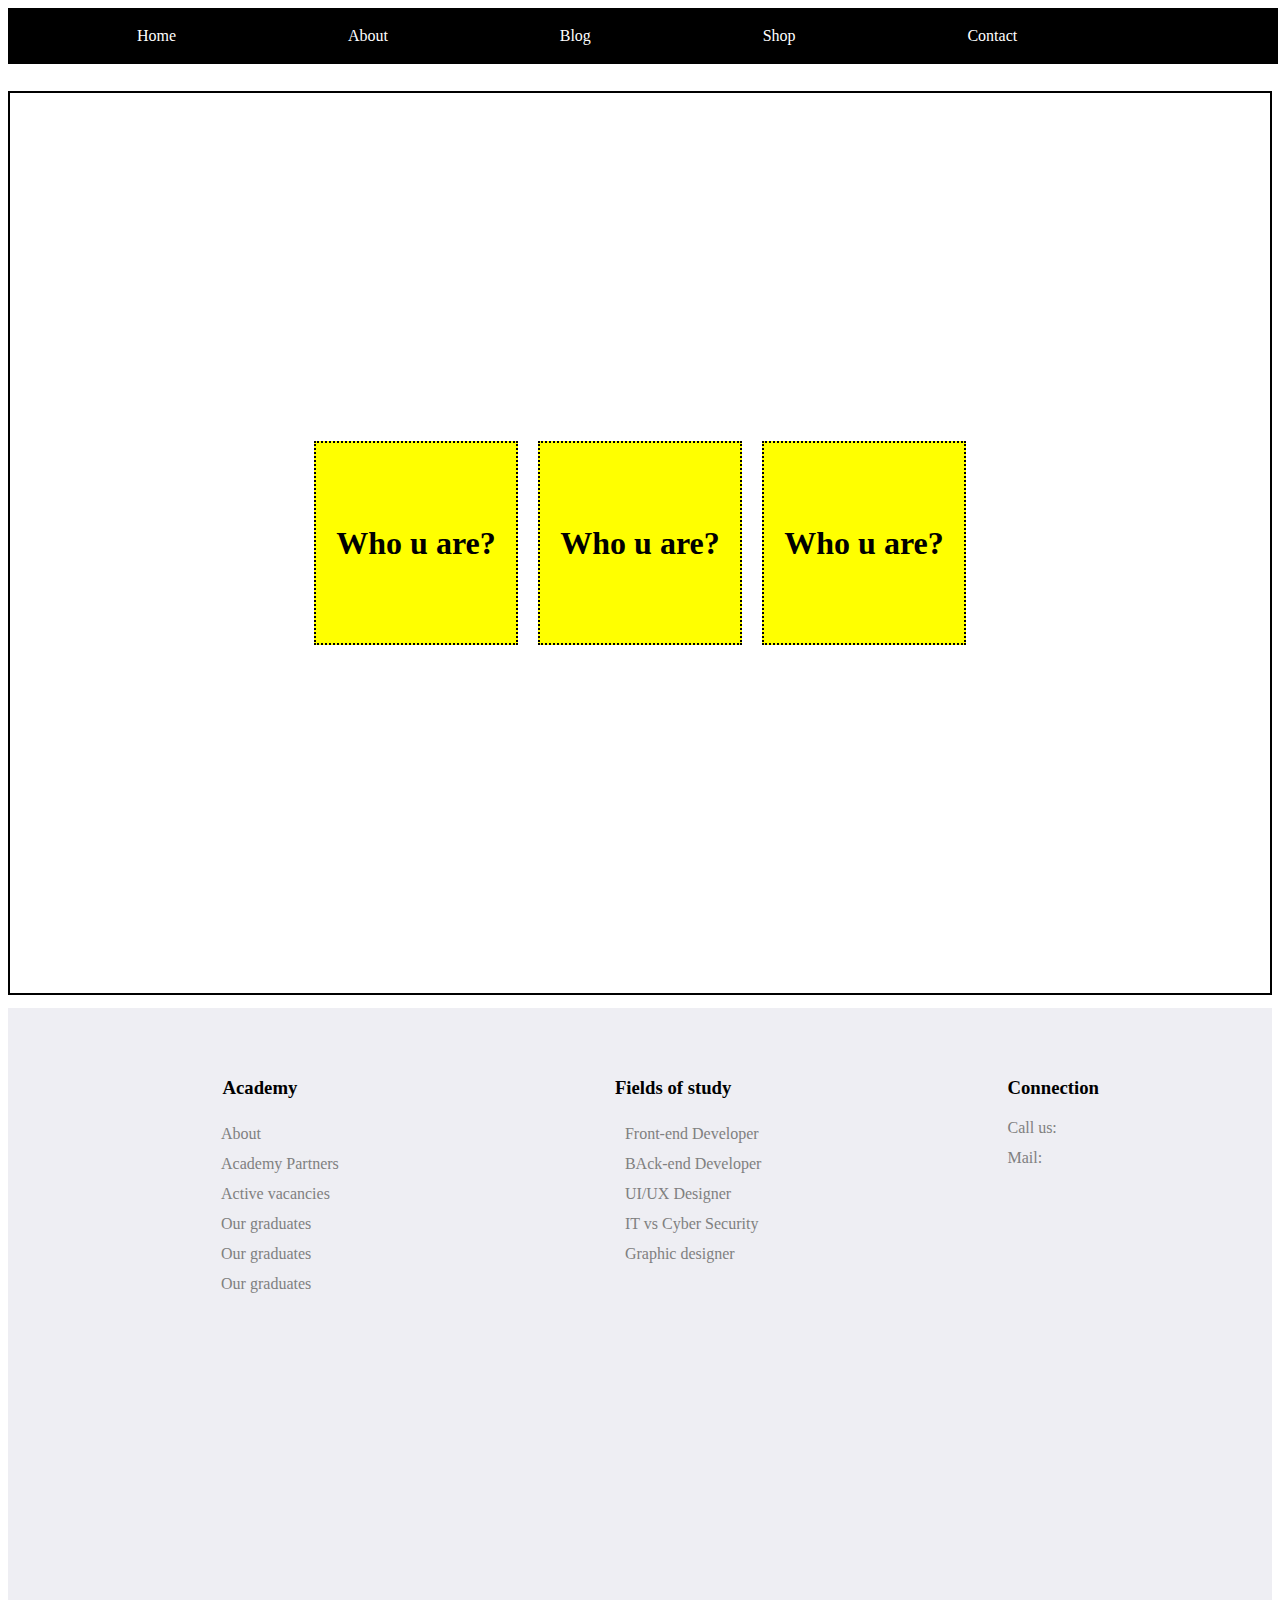
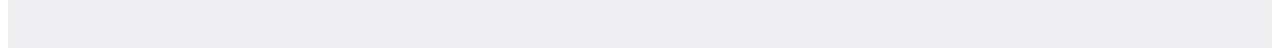
<file: Sass-Scss/index.html>
<!DOCTYPE html>
<html lang="en">
<head>
    <meta charset="UTF-8">
    <meta http-equiv="X-UA-Compatible" content="IE=edge">
    <meta name="viewport" content="width=device-width, initial-scale=1.0">
    <link rel="stylesheet" href="https://cdnjs.cloudflare.com/ajax/libs/font-awesome/6.4.0/css/all.min.css" integrity="sha512-iecdLmaskl7CVkqkXNQ/ZH/XLlvWZOJyj7Yy7tcenmpD1ypASozpmT/E0iPtmFIB46ZmdtAc9eNBvH0H/ZpiBw==" crossorigin="anonymous" referrerpolicy="no-referrer" />
    <link rel="stylesheet" href="./scss/style.css">
    <title>Document</title>
</head>
<body>
    <header>
        <nav>
            <ul>
             <li><a href="">Home</a></li>
             <li><a href="">About</a></li>
             <li><a href="">Blog</a></li>
             <li><a href="">Shop</a></li>
             <li><a href="">Contact</a></li>
             <li><a href=""><i class="fa-solid fa-basket-shopping fa-beat-fade"></i></a></li>
        </ul>
        </nav>
    </header>
    <section class="sec1">
        <div class="boxes">
            <div class="box box1">
                <h1>Who u are?</h1>
                <img src="./scss/images/minion1.jpg" alt="">
            </div>
            <div class="box box2">
                <h1>Who u are?</h1>
                <img src="./scss/images/minion2.jpg" alt="">
            </div>
            <div class="box box3">
                <h1>Who u are?</h1>
                <img src="./scss/images/minion3.jpg" alt="">
            </div>
           
        </div>
    </section>
    <footer>
        <div class="footer">
        <div class="About">
            <h3>Academy</h3>
            <ul>
                <li>About</li>
                <li>Academy Partners</li>
                <li>Active vacancies</li>
                <li>Our graduates</li>
                <li>Our graduates</li>
                <li>Our graduates</li>
            </ul>
        </div>
        <div class="About">
            <h3>Fields of study</h3>
            <ul>
                <li>Front-end Developer</li>
                <li>BAck-end Developer</li>
                <li>UI/UX Designer</li>
                <li>IT vs Cyber Security</li>
                <li>Graphic designer</li>
            </ul>
        </div>
        <div class="About">
            <h3>Connection</h3>
            <div class="icon">
                <a href="#">Call us:<i class="fa-solid fa-phone-volume fa-fade"></i></a> 
                <a href="#">Mail:<i class="fa-regular fa-envelope fa-fade"></i></i></a> 
            </div>
        </div>
    </div>
    </footer>
</body>
</html>
</file>
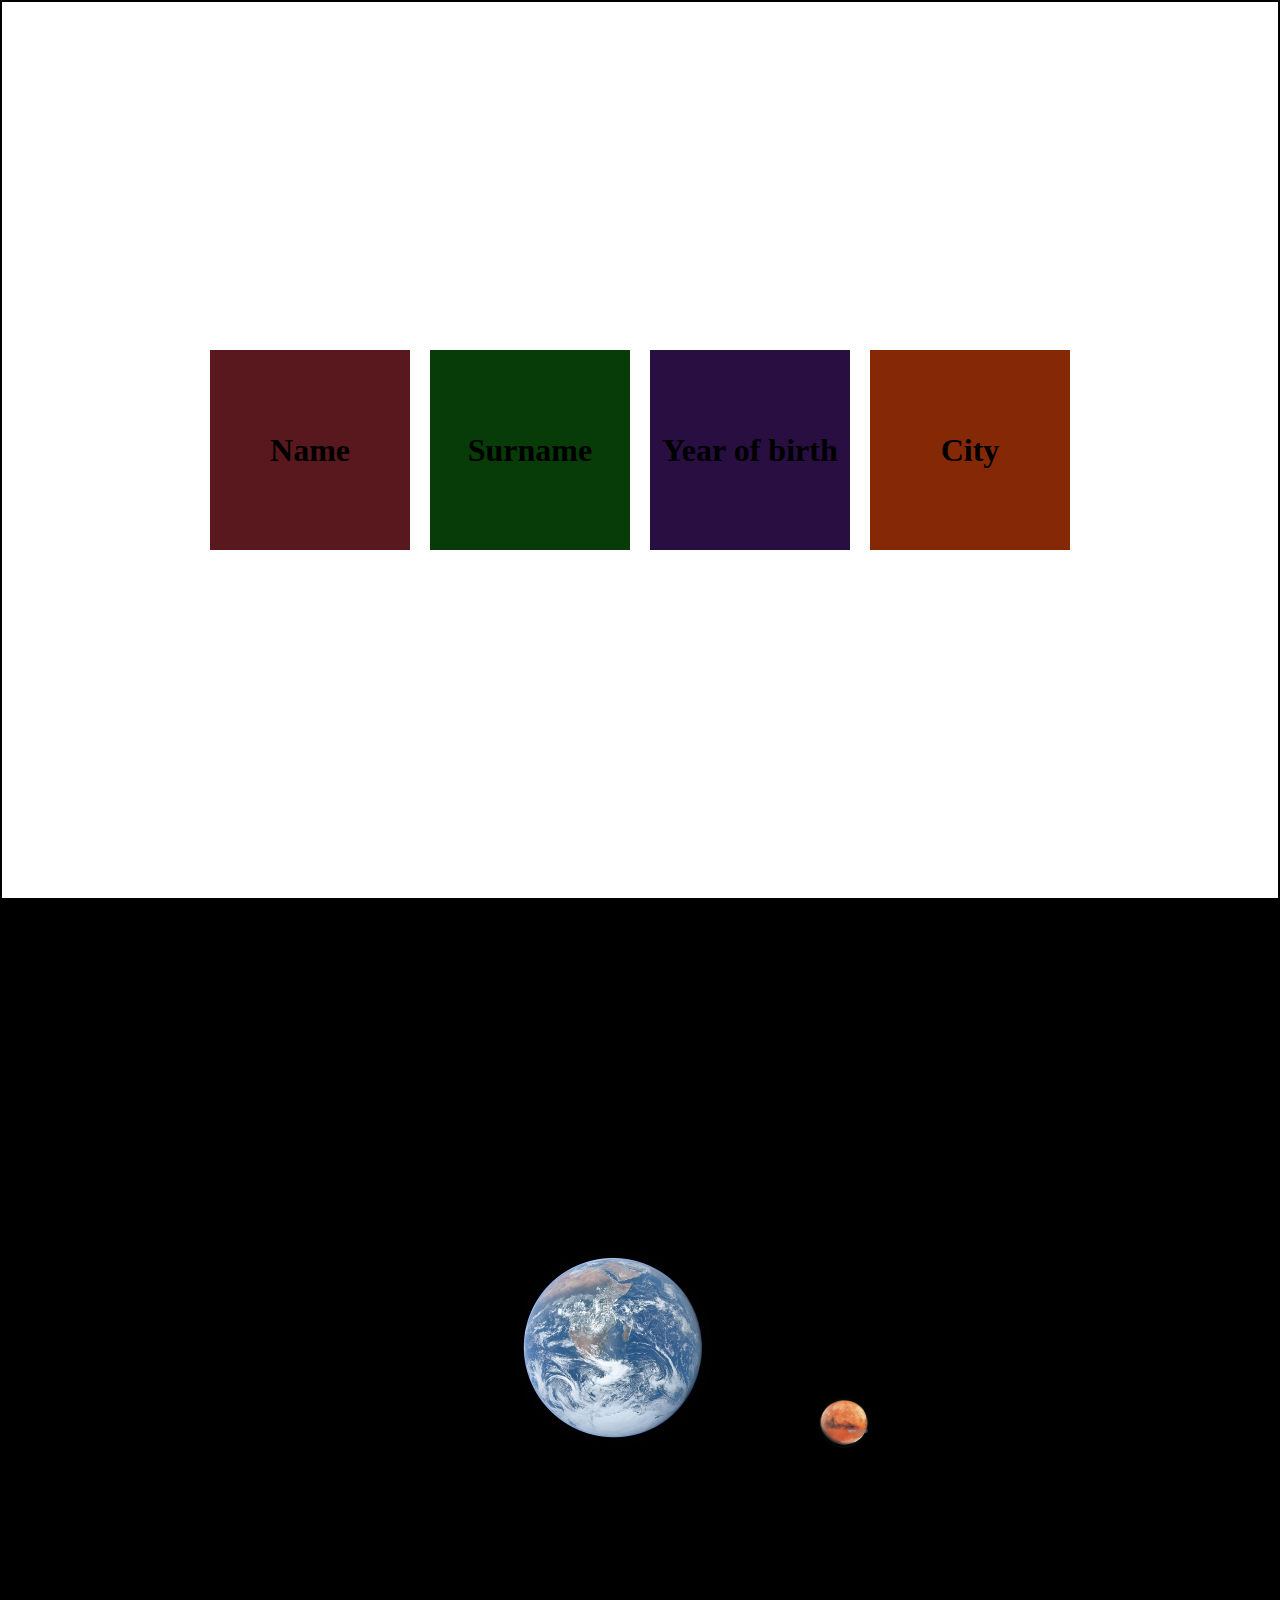
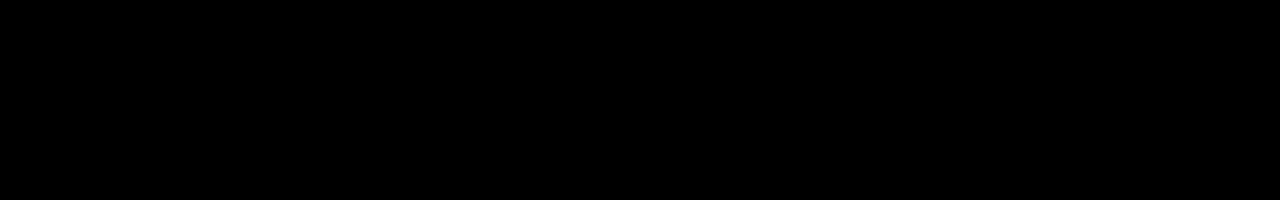
<file: Transform/index.html>
<!DOCTYPE html>
<html lang="en">
<head>
    <meta charset="UTF-8">
    <meta http-equiv="X-UA-Compatible" content="IE=edge">
    <meta name="viewport" content="width=device-width, initial-scale=1.0">
    <link rel="stylesheet" href="./style.css">
    <title>Document</title>
</head>
<body>
    <section class="sec1">
        <div class="box box1">
            <h1>Name</h1>
            <h2>Rashid</h2>
        </div>
        <div class="box box2">
            <h1>Surname</h1>
            <h2>Aliyev</h2>
        </div>
        <div class="box box3">
            <h1>Year of birth</h1>
            <h2>1165</h2>
        </div>
        <div class="box box4">
            <h1>City</h1>
            <h2>Gence</h2>
        </div>
    </section>
    <section class="sec2">
        <div class="rotate2">
            <img class="img1 rotate" src="./images/The_Blue_Marble_(remastered).jpg" alt="">
            <img class="img2" src="./images/gettyimages-dv028234-1024x1024.jpg" alt="">
        </div>
        
    </section>
    
</body>
</html>
</file>
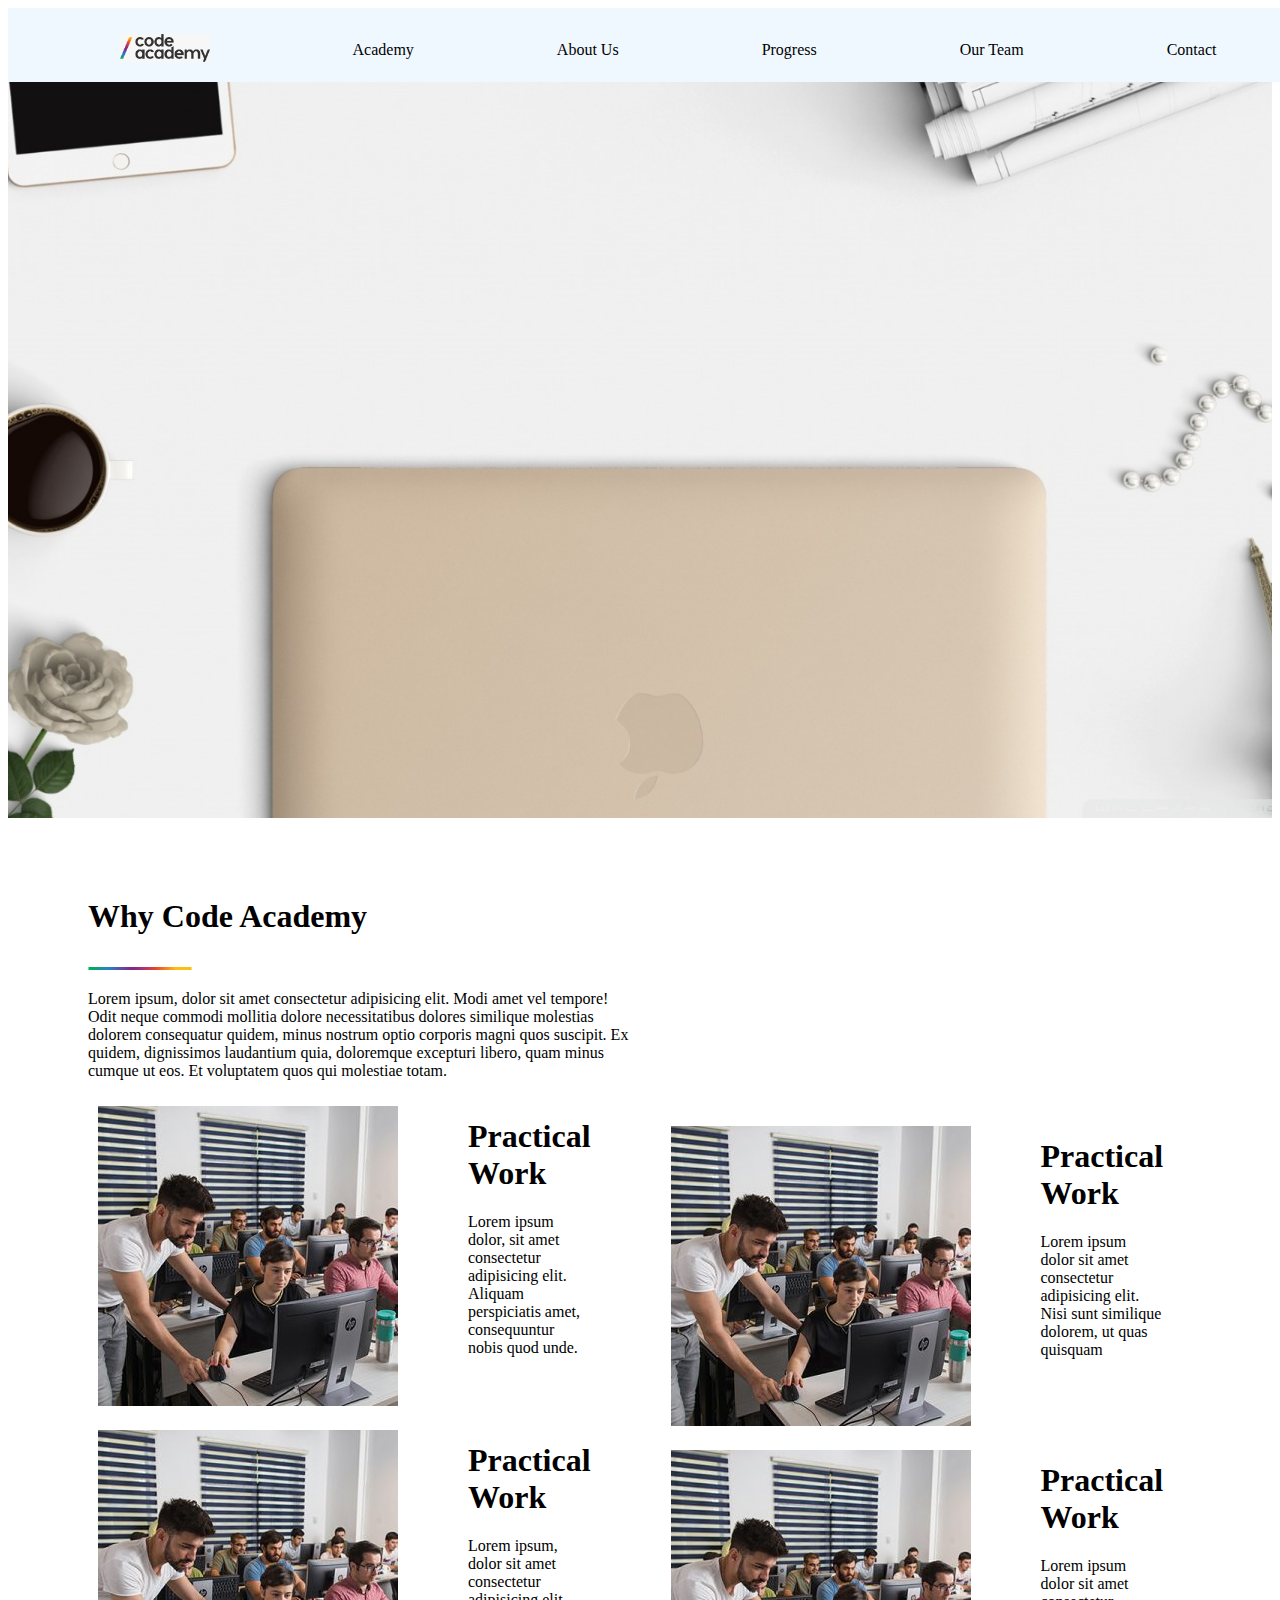
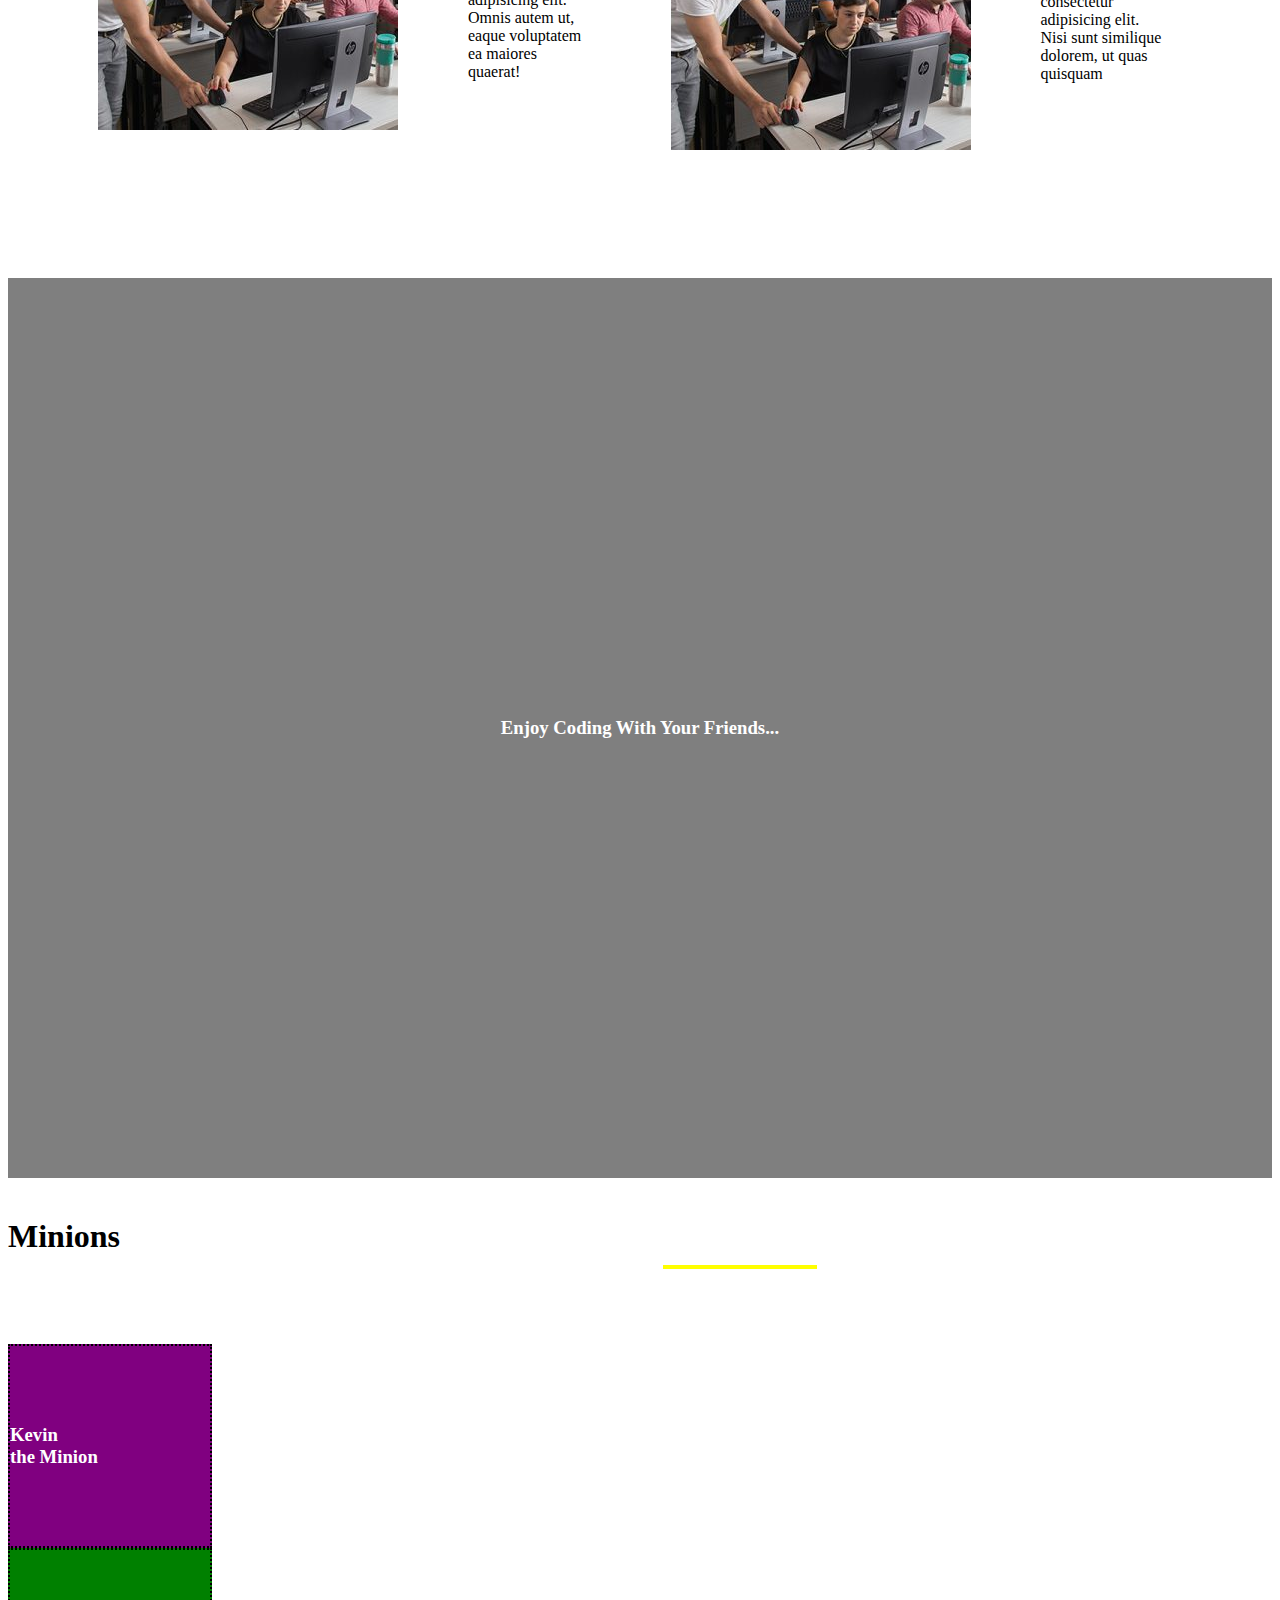
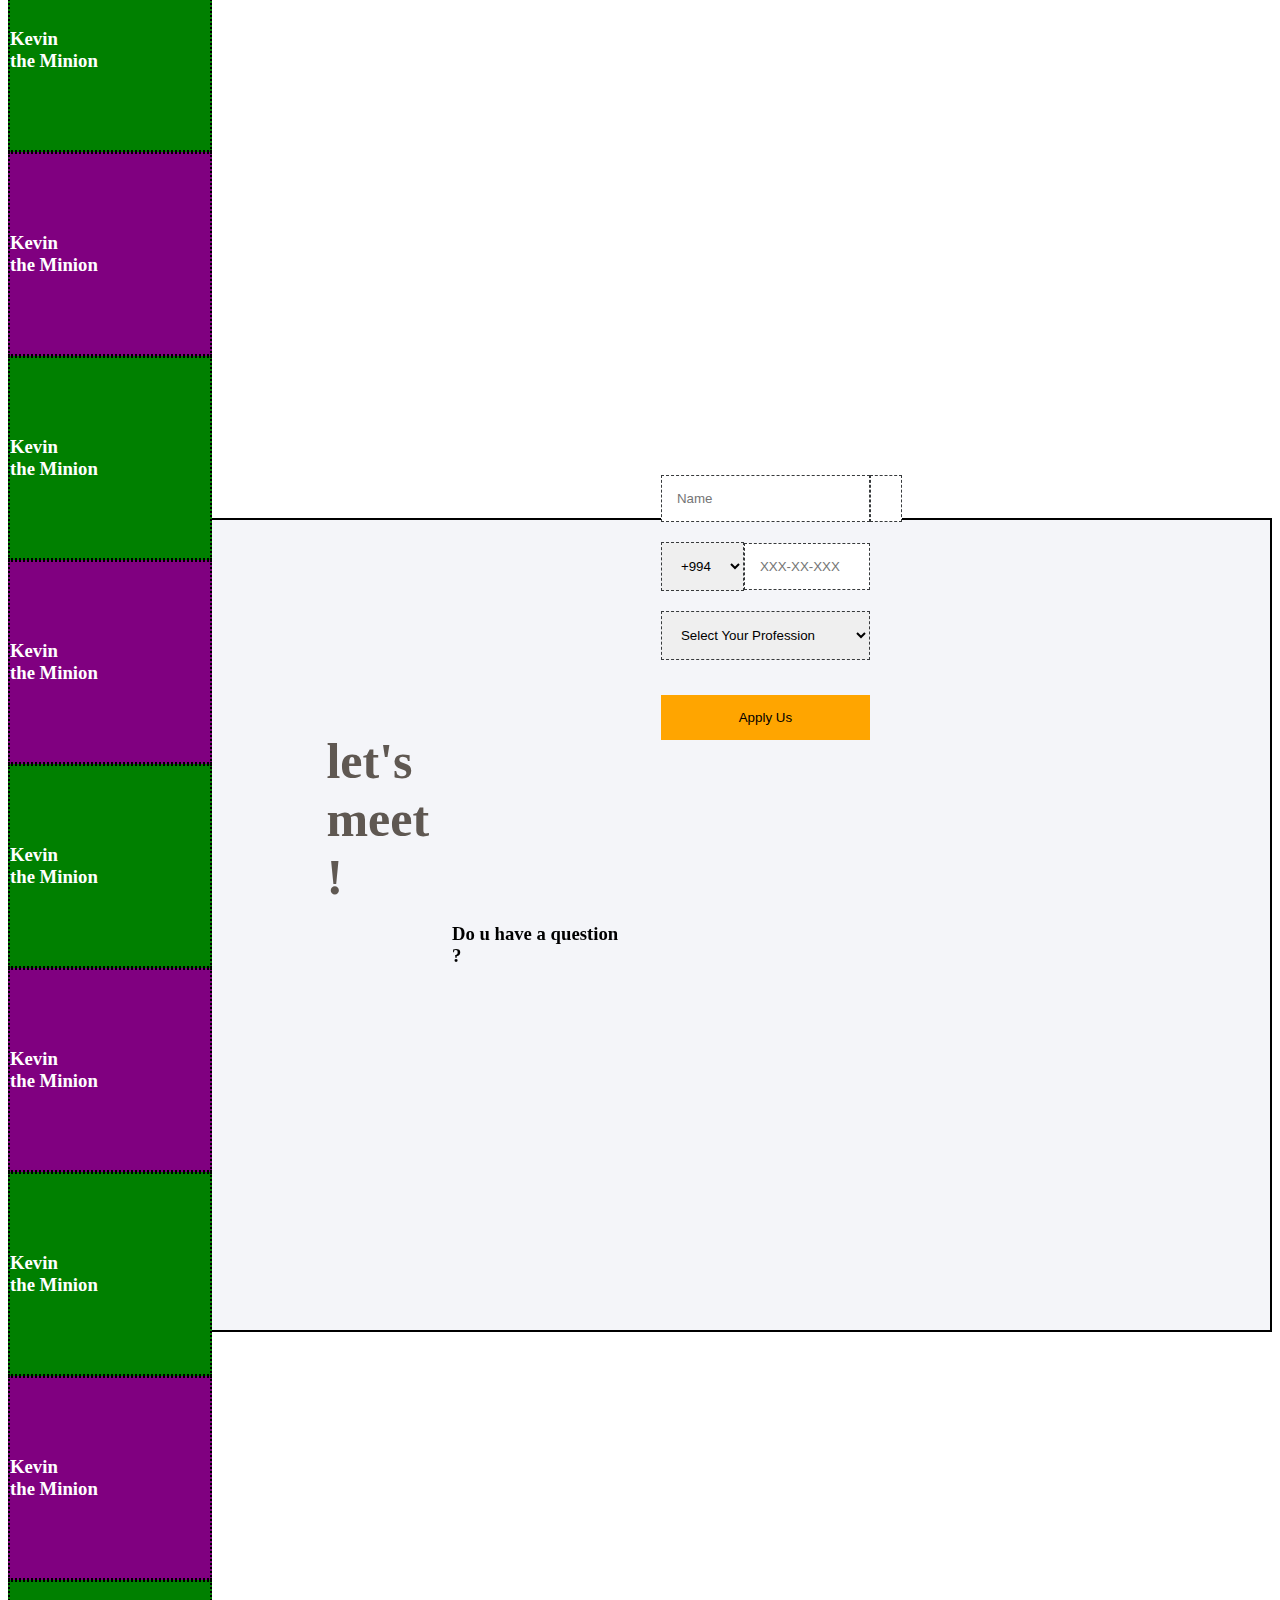
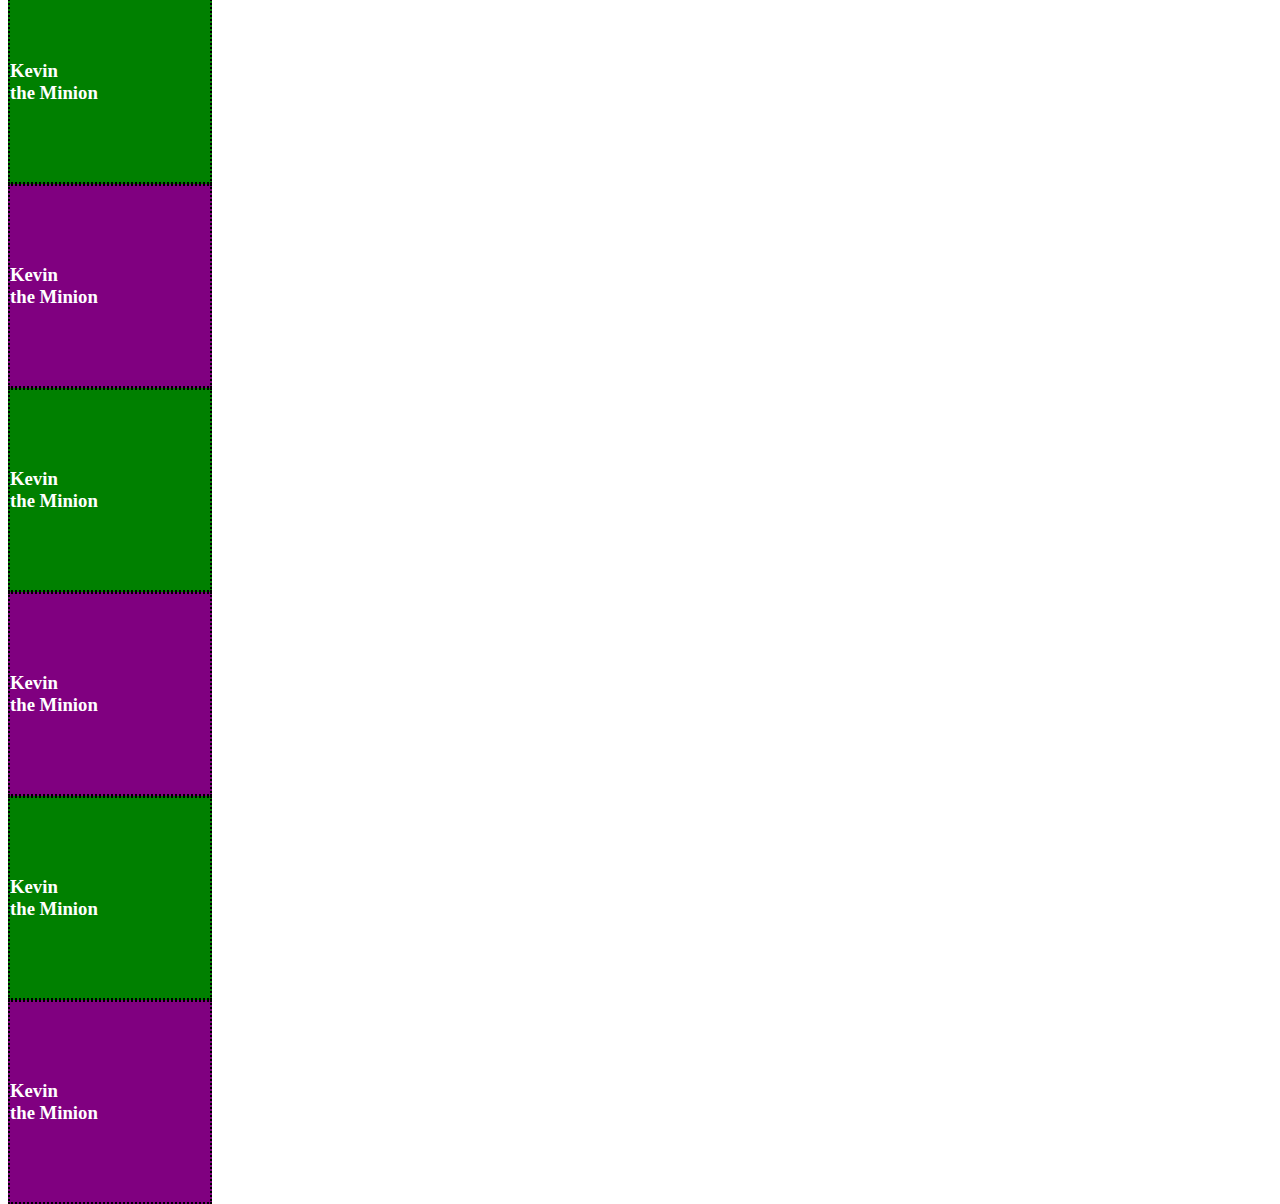
<file: CODEACADEMY/reposi/code-academy/index.html>
<!DOCTYPE html>
<html lang="en">
  <head>
    <meta charset="UTF-8" />
    <meta http-equiv="X-UA-Compatible" content="IE=edge" />
    <meta name="viewport" content="width=device-width, initial-scale=1.0" />
    <link rel="stylesheet" href="./scss/main.css" />
    <link rel="icon" type="image/x-icon" href="./3ec8bd55-6702-4a2a-9991-38c981343d59.jpg">
    <link
      href="https://cdn.jsdelivr.net/npm/bootstrap@5.1.3/dist/css/bootstrap.min.css"
      rel="stylesheet"
      integrity="sha384-1BmE4kWBq78iYhFldvKuhfTAU6auU8tT94WrHftjDbrCEXSU1oBoqyl2QvZ6jIW3"
      crossorigin="anonymous"
    />
    <title>Document</title>
  </head>
  <body>
    <header>
      <div class="header">
        <nav>
          <ul>
            <li>
              <a href=""><img src="./72b9dd5b-ee05-4089-a414-076202634b39.png" alt="" /></a>
            </li>
            <li><a href="#">Academy</a></li>
            <li><a href="#">About Us</a></li>
            <li><a href="#">Progress</a></li>
            <li><a href="#">Our Team</a></li>
            <li><a href="#">Contact</a></li>
          </ul>
        </nav>
      </div>
    </header>
    <section class="background"></section>
    <section class="section3">
      <div class="common ">
        <h1>Why Code Academy</h1>
        <img src="./ruler.png" alt="" />
        <p>
          Lorem ipsum, dolor sit amet consectetur adipisicing elit. Modi amet
          vel tempore! Odit neque commodi mollitia dolore necessitatibus dolores
          similique molestias dolorem consequatur quidem, minus nostrum optio
          corporis magni quos suscipit. Ex quidem, dignissimos laudantium quia,
          doloremque excepturi libero, quam minus cumque ut eos. Et voluptatem
          quos qui molestiae totam.
        </p>
      </div>
      <div class="four">
        <div class="firsttest">
          <div class="test">
            <div><img src="./class.png" alt="" /></div>
            <div>
              <h1>Practical Work</h1>
              <p>
                Lorem ipsum dolor, sit amet consectetur adipisicing elit.
                Aliquam perspiciatis amet, consequuntur nobis quod unde.
              </p>
            </div>
          </div>
          <div class="test">
            <div><img src="./class.png" alt="" /></div>
            <div>
              <h1>Practical Work</h1>
              <p>
                Lorem ipsum, dolor sit amet consectetur adipisicing elit. Omnis
                autem ut, eaque voluptatem ea maiores quaerat!
              </p>
            </div>
          </div>
        </div>
        <div class="secondtest">
          <div class="test">
            <div><img src="./class.png" alt="" /></div>
            <div>
              <h1>Practical Work</h1>
              <p >
                Lorem ipsum dolor sit amet consectetur adipisicing elit. Nisi
                sunt similique dolorem, ut quas quisquam
              </p>
            </div>
          </div>
          <div class="test">
            <div><img src="./class.png" alt="" /></div>
            <div>
              <h1>Practical Work</h1>
              <p>
                Lorem ipsum dolor sit amet consectetur adipisicing elit. Nisi
                sunt similique dolorem, ut quas quisquam
              </p>
            </div>
          </div>
        </div>
      </div>
    </section>
    <section class="section4">
        <div class="opacity"><h3>Enjoy Coding With Your Friends...</h3></div>
    </section>

    <section class="section5">
      <h1 class="text-center">Minions</h1>
      <br /><br /><br />
      <div class="boxes">
        <div class="container">
          <div class="row gap-2">
            <div class="box box1 col-2">
              <h3>Kevin <br>the Minion</h3>
            </div>
            <div class="box box1 col-2">
              <h3>Kevin <br>the Minion</h3>
            </div>
            <div class="box box1 col-2">
              <h3>Kevin <br>the Minion</h3>
            </div>
            <div class="box box1 col-2">
              <h3>Kevin <br>the Minion</h3>
            </div>
            <div class="box box1 col-2">
              <h3>Kevin <br>the Minion</h3>
            </div>
            <div class="box box1 col-2">
              <h3>Kevin <br>the Minion</h3>
            </div>
            <div class="box box1 col-2">
              <h3>Kevin <br>the Minion</h3>
            </div>
            <div class="box box1 col-2">
              <h3>Kevin <br>the Minion</h3>
            </div>
            <div class="box box1 col-2">
              <h3>Kevin <br>the Minion</h3>
            </div>
            <div class="box box1 col-2">
              <h3>Kevin <br>the Minion</h3>
            </div>
            <div class="box box1 col-2">
              <h3>Kevin <br>the Minion</h3>
            </div>
            <div class="box box1 col-2">
              <h3>Kevin <br>the Minion</h3>
            </div>
            <div class="box box1 col-2">
              <h3>Kevin <br>the Minion</h3>
            </div>
            <div class="box box1 col-2">
              <h3>Kevin <br>the Minion</h3>
            </div>
            <div class="box box1 col-2">
              <h3>Kevin <br>the Minion</h3>
            </div>
           
          </div>
        </div>
      </div>
    </section>
    <section  id="contact">
      <div class="container">
        <div class="contact">
          <div class="left">
            <h3>Do u have a question ?</h3>
            <p>let's meet !</p>
          </div>
          <div class="right">
            <form action="">
              <div class="name">
                <input
                  class="name2"
                  type="text"
                  placeholder="Name"
                  required
                />
                <input
                  class="name2 surname"
                  type="text"
                  placeholder="Surname"
                  required
                />
              </div>
              <div class="select">
                <select class="name2" name="number" id="select1" required>
                  <option value="" hidden>+994</option>
                  <option value="">050</option>
                  <option value="">051</option>
                  <option value="">055</option>
                  <option value="">070</option>
                  <option value="">071</option>
                </select>
                <input
                  class="name2 number2"
                  type="text"
                  required
                  placeholder="XXX-XX-XXX"
                />
              </div>
              <select class="name2" name="profession" id="select2" required>
                <option value="" hidden>Select Your Profession</option>
                <option value="">Front-end Developer</option>
                <option value="">Back-end Developer</option>
                <option value="">Data Analytics</option>
                <option value="">QA Tester</option>
              </select>
              <input class="submit" type="submit" value="Apply Us" />
            </form>
          </div>
        </div>
      </div>
    </section>
    <script
      src="https://cdn.jsdelivr.net/npm/bootstrap@5.1.3/dist/js/bootstrap.bundle.min.js"
      integrity="sha384-ka7Sk0Gln4gmtz2MlQnikT1wXgYsOg+OMhuP+IlRH9sENBO0LRn5q+8nbTov4+1p"
      crossorigin="anonymous"
    ></script>
  </body>
</html>
</file>
<file: Sass-Scss/scss/style.css>
footer .footer {
  height: 60vh;
  display: flex;
  justify-content: space-around;
  padding: 50px;
  background-color: rgb(238, 238, 243);
  margin-top: 20px;
}
footer .footer .About h3 {
  margin-bottom: 20px;
  display: flex;
  justify-content: center;
}
footer .footer .About ul {
  list-style: none;
  line-height: 30px;
}
footer .footer .About ul li {
  color: gray;
}
footer .footer .About .icon {
  display: flex;
  flex-direction: column;
  row-gap: 12px;
}
footer .footer .About .icon a {
  text-decoration: none;
  color: gray;
}
footer .footer .About .icon a i {
  margin-left: 5px;
  color: rgb(1, 22, 1);
}

header {
  background-color: black;
  padding: 3px;
  width: 100%;
}
header nav ul {
  display: flex;
  justify-content: space-around;
  align-items: center;
}
header nav ul li {
  transition: 0.5s;
  transition-timing-function: ease-in-out;
}
header nav ul li:hover {
  transform: scale(1.3);
}
header nav ul li a {
  color: white;
  padding: 5px;
  border-radius: 40%;
  text-decoration: none;
}
header nav ul li a:hover {
  background-color: white;
  color: black;
  transform: rotate(360deg);
}

.sec1 {
  height: 100vh;
  position: relative;
  top: 7px;
  border: 2px solid black;
  display: flex;
  justify-content: center;
  align-items: center;
  margin-top: 20px;
}
.sec1 .boxes {
  display: flex;
  justify-content: center;
  align-items: center;
  -moz-column-gap: 20px;
       column-gap: 20px;
}
.sec1 .boxes .box {
  width: 200px;
  height: 200px;
  border: 2px dotted black;
  display: flex;
  justify-content: center;
  align-items: center;
  background-color: yellow;
  transition: 0.9s;
}
.sec1 .boxes .box:hover {
  transform: rotateX(360deg);
}
.sec1 .boxes .box:hover img {
  display: block;
}
.sec1 .boxes .box:hover h1 {
  display: none;
}
.sec1 .boxes .box img {
  width: 200px;
  height: 200px;
  display: none;
}/*# sourceMappingURL=style.css.map */
</file>
<file: Transform/style.css>
*{
    margin: 0;
    padding: 0;
    box-sizing: border-box;
    text-decoration: none;
}
.sec1{
    height: 100vh;
    border: 2px solid black;
    display: flex;
    justify-content: center;
    align-items: center;
    gap: 20px;
}
.box{
    width: 200px;
    height: 200px;
    display: flex;
    justify-content: center;
    align-items: center;
    transition: 0.9s;
    
    
}
h2 {
    display: none;
}

.box:hover h2{
    display: block;
}
.box:hover h1{
    display: none;
}

.box:first-child{
    background-color: rgb(88, 24, 29);
}
.box:nth-child(2){
    background-color: rgb(7, 59, 7);
}
.box3:nth-child(3){
    background-color: rgb(40, 14, 65);
}
.box4:nth-child(4){
    background-color: rgb(133, 40, 6);
}
.box1:hover {
    transform: scale(1.3);
}
.box2:hover{
    transform:translate(50%,-40%) ;
}
.box3:hover {
    transform:rotateY(360deg);
    
}
.box4:hover{
    transform: skewX(40deg)
}
.sec2{
    background-color: black;
    height: 100vh;
    display: flex;
    justify-content: center;
    align-items: center;
}
img{
    border-radius: 50%;
}
.img1{
    height: 200px;
    width: 200px;
}
.img2{
    height: 50px;
    width: 50px;
    position: relative;
    top: 40%;
    left: 40%;
}
.rotate{
    animation: rotation 10s infinite linear;
}
.rotate2{
    animation:rotation 100s infinite linear ;
}
@keyframes rotation{
    from{
        transform:rotate(0deg);
    }
    to{
        transform:rotate(360deg);
    }
}
</file>
<file: CODEACADEMY/reposi/code-academy/scss/main.css>
header {
  list-style-type: none;
  text-decoration: none;
  width: 100%;
  position: fixed;
  background-color: aliceblue;
}
header .header nav ul {
  display: flex;
  justify-content: space-around;
  align-items: center;
}
header .header nav ul li {
  text-decoration: none;
  list-style-type: none;
  margin-top: 10px;
}
header .header nav ul li img {
  width: 90px;
}
header .header nav ul li a {
  color: black;
  text-decoration: none;
  list-style-type: none;
  position: relative;
}
header .header nav ul li a:hover::after {
  border: 1px solid red;
  display: block;
  content: "";
  position: absolute;
  width: 65px;
}

.background {
  background-image: url(../macbook.png);
  background-repeat: no-repeat;
  background-size: cover;
  background-position: center;
  width: 100%;
  height: 90vh;
}

.section3 {
  height: 100vh;
  margin: 80px;
}
.section3 .common {
  width: 50%;
  gap: 60px;
}
.section3 .four {
  display: flex;
  row-gap: 20px;
}
.section3 .four .test {
  width: 50%;
  display: flex;
  gap: 60px;
}
.section3 .four .test img {
  margin: 10px;
}
.section3 .four .secondtest {
  margin-top: 20px;
}

.section4 {
  background-image: url(../people.png);
  background-repeat: no-repeat;
  background-size: cover;
  background-position: center;
  width: 100%;
  height: 100vh;
  background-attachment: fixed;
}
.section4 .opacity {
  background-color: rgba(0, 0, 0, 0.5);
  height: 100%;
  color: white;
  display: flex;
  justify-content: center;
  align-items: center;
}

.section5 {
  height: 100vh;
}
.section5 h1 {
  margin-top: 40px;
}
.section5 h1::after {
  border: 2px solid yellow;
  display: block;
  content: "";
  width: 150px;
  margin-left: 655px;
  margin-top: 10px;
}
.section5 .boxes {
  display: flex;
  -moz-column-gap: 30px;
       column-gap: 30px;
}
.section5 .boxes .box {
  width: 200px;
  height: 200px;
  transition: 1s;
  display: flex;
  border: 2px dotted black;
}
.section5 .boxes .box h3 {
  display: flex;
  justify-content: flex-start;
  align-items: center;
  color: white;
}
.section5 .boxes .box:nth-child(odd) {
  background-color: purple;
}
.section5 .boxes .box:nth-child(odd):hover {
  background-image: url(../minion1.png);
  background-position: center;
  animation: minion 1s linear;
  background-size: cover;
}
.section5 .boxes .box:nth-child(odd):hover h3 {
  display: none;
}
@keyframes minion {
  0% {
    transform: rotateX(0deg);
  }
  50% {
    transform: rotateX(90deg);
  }
  100% {
    transform: rotate(0deg);
  }
}

.box:nth-child(even) {
  background-color: green;
}
.box:nth-child(even):hover {
  background-image: url(../minion.png);
  background-position: center;
  animation: minion 1s linear;
  background-size: cover;
}
.box:nth-child(even):hover h3 {
  display: none;
}

.contact {
  height: 100vh;
  padding: 120px;
}
.contact .left {
  width: 50%;
}
.contact .right {
  width: 50%;
}

#contact {
  height: 90vh;
  display: flex;
  justify-content: center;
  align-items: center;
  border: 1px solid black;
}
#contact .row .col .h1 {
  font-weight: bold;
  margin-left: 30px;
  color: whitesmoke;
}
#contact .row .col .form input {
  width: 250px;
  border: 1px dotted black;
  padding: 10px 15px;
  margin-bottom: 20px;
}
#contact .row .col .form #select {
  padding: 10px;
}
#contact .row .col .form .number {
  width: 400px;
}
#contact .row .col .form .profession {
  width: 500px;
  padding: 10px;
}
#contact .row .col .form button {
  width: 500px;
  background-color: orange;
  padding: 10px;
  border: none;
}

#contact {
  border: 2px solid black;
  background-color: #f4f5f9;
}
#contact .contact {
  width: 100%;
  display: flex;
  justify-content: space-around;
  -moz-column-gap: 10%;
       column-gap: 10%;
  padding: 12% 5%;
}
#contact .contact .left {
  margin: auto 0;
  width: 50%;
  position: relative;
  display: flex;
  flex-direction: column;
  padding: 5%;
}
#contact .contact .left h3 {
  position: absolute;
  font-weight: 700;
  left: 0;
  top: 0;
}
#contact .contact .left p {
  font-size: 50px;
  color: #5f5852;
  font-weight: 700;
  position: absolute;
  right: 190px;
  bottom: -10px;
}
#contact .contact .right {
  width: 50%;
}
#contact .contact .right form {
  width: 100%;
  display: flex;
  flex-direction: column;
  row-gap: 20px;
}
#contact .contact .right form .name {
  display: flex;
  align-items: center;
  justify-content: space-between;
}
#contact .contact .right form .name .name {
  width: 48%;
}
#contact .contact .right form .name .surname {
  width: 50%;
}
#contact .contact .right form .name2 {
  padding: 15px;
  border: 1px dashed #373a3c;
  outline: none;
}
#contact .contact .right form .select {
  display: flex;
  align-items: center;
  justify-content: space-between;
}
#contact .contact .right form .select .number2 {
  width: 75%;
}
#contact .contact .right form #select2 {
  width: 100%;
}
#contact .contact .right form .submit {
  width: 100%;
  background-color: orange;
  outline: none;
  border: none;
  padding: 15px;
  margin-top: 15px;
  transition: 0.5s;
}
#contact .contact .right form .submit:hover {
  background-color: #83510b;
  color: white;
  transform: scale(1.2);
}

@media only screen and (max-width: 767px) {
  #contact .contact {
    display: flex;
    flex-direction: column;
  }
  #contact .contact .left {
    width: 100%;
    margin-bottom: 100px;
  }
  #contact .contact .right {
    width: 100%;
  }
}/*# sourceMappingURL=main.css.map */
</file>
